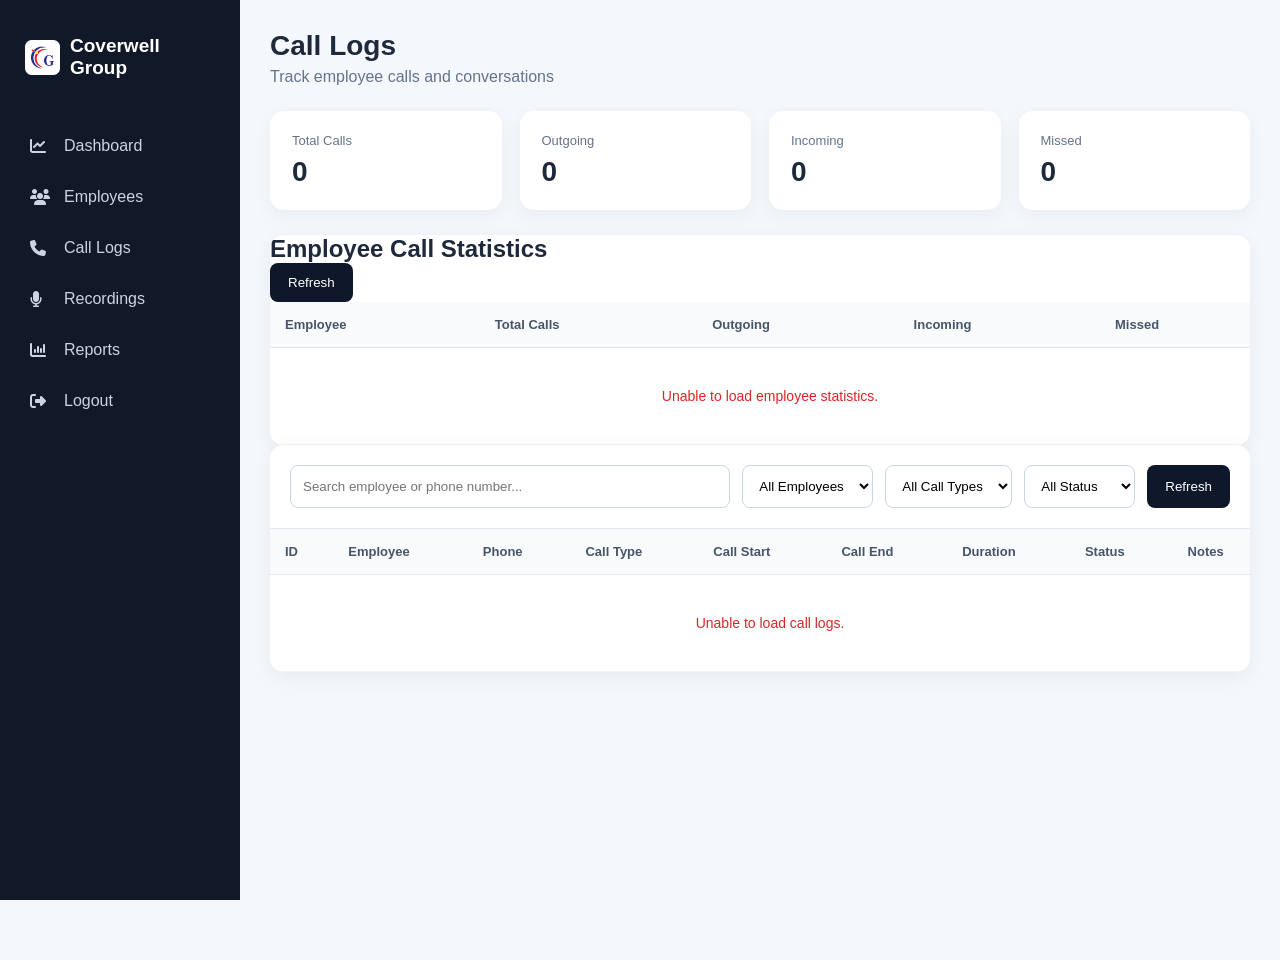
<file: call-logs.html>
<!DOCTYPE html>
<html lang="en">

<head>
    <meta charset="UTF-8">
    <meta name="viewport" content="width=device-width, initial-scale=1.0">

    <title>Coverwell CRM - Call Logs</title>

    <link rel="stylesheet" href="css/sidebar.css">
    <link rel="stylesheet" href="https://cdnjs.cloudflare.com/ajax/libs/font-awesome/6.5.2/css/all.min.css">


    <style>
        * {
            margin: 0;
            padding: 0;
            box-sizing: border-box;
            font-family: Ari
            
            al, sans-serif;
        }

/* MAIN */

        .main {
            margin-left: 240px;
            min-height: 100vh;
        } 

        body {
            background: #f4f7fb;
            min-height: 100vh;
            padding: 30px;
        }

        .container {
            max-width: 1400px;
            margin: auto;
        }

        /* Header */

        .header {
            display: flex;
            justify-content: space-between;
            align-items: center;
            margin-bottom: 25px;
        }

        .title h1 {
            color: #1e293b;
            font-size: 28px;
        }

        .title p {
            color: #64748b;
            margin-top: 6px;
        }

        .back-button {
            background: #2563eb;
            color: white;
            text-decoration: none;
            padding: 11px 18px;
            border-radius: 8px;
            font-size: 14px;
        }

        .back-button:hover {
            background: #1d4ed8;
        }

        /* Statistics */

        .stats {
            display: grid;
            grid-template-columns: repeat(4, 1fr);
            gap: 18px;
            margin-bottom: 25px;
        }

        .stat-card {
            background: white;
            padding: 22px;
            border-radius: 14px;
            box-shadow: 0 5px 20px rgba(0, 0, 0, 0.05);
        }

        .stat-card p {
            color: #64748b;
            font-size: 13px;
            margin-bottom: 8px;
        }

        .stat-card h2 {
            color: #1e293b;
            font-size: 28px;
        }

        /* Main card */

        .card {
            background: white;
            border-radius: 14px;
            box-shadow: 0 5px 20px rgba(0, 0, 0, 0.06);
            overflow: hidden;
        }

        /* Toolbar */

        .toolbar {
            padding: 20px;
            display: flex;
            gap: 12px;
            flex-wrap: wrap;
            border-bottom: 1px solid #e2e8f0;
        }

        .search {
            flex: 1;
            min-width: 260px;
            padding: 12px;
            border: 1px solid #cbd5e1;
            border-radius: 8px;
            outline: none;
        }

        .filter {
            padding: 12px;
            border: 1px solid #cbd5e1;
            border-radius: 8px;
            background: white;
            outline: none;
        }

        .refresh {
            padding: 12px 18px;
            border: none;
            background: #0f172a;
            color: white;
            border-radius: 8px;
            cursor: pointer;
        }

        /* Table */

        .table-container {
            overflow-x: auto;
        }

        table {
            width: 100%;
            border-collapse: collapse;
            min-width: 1000px;
        }

        th {
            background: #f8fafc;
            padding: 15px;
            text-align: left;
            font-size: 13px;
            color: #475569;
            border-bottom: 1px solid #e2e8f0;
        }

        td {
            padding: 16px 15px;
            font-size: 14px;
            color: #334155;
            border-bottom: 1px solid #f1f5f9;
        }

        tr:hover {
            background: #f8fafc;
        }

        .employee-name {
            font-weight: bold;
            color: #1e293b;
        }

        .type {
            font-size: 12px;
            font-weight: bold;
            padding: 5px 9px;
            border-radius: 20px;
        }

        .outgoing {
            background: #dbeafe;
            color: #1d4ed8;
        }

        .incoming {
            background: #dcfce7;
            color: #15803d;
        }

        .completed {
            background: #dcfce7;
            color: #15803d;
        }

        .missed {
            background: #fee2e2;
            color: #b91c1c;
        }

        .pending {
            background: #fef3c7;
            color: #92400e;
        }

        .loading,
        .empty,
        .error {
            text-align: center;
            padding: 40px;
        }

        .loading,
        .empty {
            color: #64748b;
        }

        .error {
            color: #dc2626;
        }

        /* Mobile */

        @media (max-width: 900px) {

            body {
                padding: 15px;
            }

            .stats {
                grid-template-columns: repeat(2, 1fr);
            }

            .header {
                align-items: flex-start;
                gap: 15px;
            }
        }

        @media (max-width: 500px) {

            .stats {
                grid-template-columns: 1fr;
            }
        }
    </style>
</head>


<body>

        <!-- SIDEBAR -->
<div id="sidebar-container"></div>

<main class="main">

    <div class="container">

        <!-- Header -->

        <div class="header">

            <div class="title">

                <h1>Call Logs</h1>

                <p>
                    Track employee calls and conversations
                </p>

            </div>

        </div>


        <!-- Statistics -->

        <div class="stats">

            <div class="stat-card">

                <p>Total Calls</p>

                <h2 id="totalCalls">
                    0
                </h2>

            </div>


            <div class="stat-card">

                <p>Outgoing</p>

                <h2 id="outgoingCalls">
                    0
                </h2>

            </div>


            <div class="stat-card">

                <p>Incoming</p>

                <h2 id="incomingCalls">
                    0
                </h2>

            </div>


            <div class="stat-card">

                <p>Missed</p>

                <h2 id="missedCalls">
                    0
                </h2>

            </div>

        </div>

        <div class="card employee-stats-card">

            <div class="employee-stats-header">
                <h2>Employee Call Statistics</h2>

                <button class="refresh" onclick="loadEmployeeStats()">
                    Refresh
                </button>
            </div>

            <div class="table-container">

                <table>

                    <thead>
                        <tr>
                            <th>Employee</th>
                            <th>Total Calls</th>
                            <th>Outgoing</th>
                            <th>Incoming</th>
                            <th>Missed</th>
                        </tr>
                    </thead>

                    <tbody id="employeeStatsTable">

                        <tr>
                            <td colspan="5" class="loading">
                                Loading employee statistics...
                            </td>
                        </tr>

                    </tbody>

                </table>

            </div>

        </div>



        <!-- Main Card -->

        <div class="card">

            <!-- Toolbar -->

            <div class="toolbar">

                <input type="text" id="search" class="search" placeholder="Search employee or phone number...">
                <select id="employeeFilter" class="filter">

                    <option value="">
                        All Employees
                    </option>

                </select>

                <select id="typeFilter" class="filter">

                    <option value="">
                        All Call Types
                    </option>

                    <option value="OUTGOING">
                        Outgoing
                    </option>

                    <option value="INCOMING">
                        Incoming
                    </option>

                    <option value="MISSED">
                        Missed
                    </option>

                </select>


                <select id="statusFilter" class="filter">

                    <option value="">
                        All Status
                    </option>

                    <option value="COMPLETED">
                        Completed
                    </option>

                    <option value="MISSED">
                        Missed
                    </option>

                    <option value="PENDING">
                        Pending
                    </option>

                </select>


                <button class="refresh" onclick="loadCallLogs()">

                    Refresh

                </button>

            </div>


            <!-- Table -->

            <div class="table-container">

                <table>

                    <thead>

                        <tr>

                            <th>ID</th>

                            <th>Employee</th>

                            <th>Phone</th>

                            <th>Call Type</th>

                            <th>Call Start</th>

                            <th>Call End</th>

                            <th>Duration</th>

                            <th>Status</th>

                            <th>Notes</th>

                        </tr>

                    </thead>


                    <tbody id="callLogsTable">

                        <tr>

                            <td colspan="9" class="loading">

                                Loading call logs...

                            </td>

                        </tr>

                    </tbody>

                </table>

            </div>

        </div>

    </div>
    </main>


    <script>

        const API_URL =
            "http://localhost:8080";

        let callLogs = [];


        function loadEmployeeFilter() {

            const employeeFilter =
                document.getElementById("employeeFilter");

            const employees = [];

            callLogs.forEach(call => {

                if (call.employee) {

                    const exists =
                        employees.some(
                            employee =>
                                employee.id === call.employee.id
                        );

                    if (!exists) {
                        employees.push(call.employee);
                    }
                }

            });

            employeeFilter.innerHTML = `
        <option value="">All Employees</option>
    `;

            employees.forEach(employee => {

                const option =
                    document.createElement("option");

                option.value = employee.id;

                option.textContent =
                    employee.name;

                employeeFilter.appendChild(option);

            });
        }

        // Load call logs

        async function loadCallLogs() {

            const table = document.getElementById("callLogsTable");

            table.innerHTML = `
        <tr>
            <td colspan="9" class="loading">
                Loading call logs...
            </td>
        </tr>
    `;

            try {

                const response = await fetch(
                    "http://localhost:8080/api/call-logs"
                );

                if (!response.ok) {
                    throw new Error("Failed to load call logs");
                }

                callLogs = await response.json();

                updateStatistics();

                displayCallLogs(callLogs);

            } catch (error) {

                console.error(error);

                table.innerHTML = `
            <tr>
                <td colspan="9" class="error">
                    Unable to load call logs.
                </td>
            </tr>
        `;
            }
        }
        // Statistics

        async function updateStatistics() {

            try {

                const response = await fetch(
                    "http://localhost:8080/api/dashboard/stats"
                );

                if (!response.ok) {
                    throw new Error("Failed to load dashboard statistics");
                }

                const stats = await response.json();

                document.getElementById("totalCalls").textContent =
                    stats.totalCalls;

                document.getElementById("outgoingCalls").textContent =
                    stats.totalOutgoingCalls;

                document.getElementById("incomingCalls").textContent =
                    stats.totalIncomingCalls;

                document.getElementById("missedCalls").textContent =
                    stats.missedCalls;

            } catch (error) {

                console.error("Statistics error:", error);

            }
        }
        async function loadEmployees() {

            const employeeFilter =
                document.getElementById("employeeFilter");

            try {

                const response = await fetch(
                    `${API_URL}/api/employees`
                );

                if (!response.ok) {
                    throw new Error("Failed to load employees");
                }

                const employees = await response.json();

                employeeFilter.innerHTML = `
            <option value="">
                All Employees
            </option>
        `;

                employees.forEach(employee => {

                    const option =
                        document.createElement("option");

                    option.value = employee.id;

                    option.textContent = employee.name;

                    employeeFilter.appendChild(option);

                });

            } catch (error) {

                console.error(
                    "Employee loading error:",
                    error
                );

            }
        }

        // Format duration

        function formatDuration(seconds) {

            if (!seconds) {
                return "00:00";
            }


            const minutes =
                Math.floor(
                    seconds / 60
                );

            const remainingSeconds =
                seconds % 60;


            return (
                String(minutes)
                    .padStart(2, "0")
                +
                ":"
                +
                String(remainingSeconds)
                    .padStart(2, "0")
            );

        }


        // Format date

        function formatDate(dateString) {

            if (!dateString) {
                return "-";
            }


            const date =
                new Date(dateString);


            return date.toLocaleString(
                "en-IN",
                {
                    day: "2-digit",
                    month: "short",
                    year: "numeric",
                    hour: "2-digit",
                    minute: "2-digit"
                }
            );

        }


        // Display calls

        function displayCallLogs(data) {

            const table =
                document.getElementById(
                    "callLogsTable"
                );


            if (!data || data.length === 0) {

                table.innerHTML = `
            <tr>
                <td colspan="9"
                    class="empty">
                    No call logs found.
                </td>
            </tr>
        `;

                return;
            }


            table.innerHTML = "";


            data.forEach(call => {

                const row =
                    document.createElement("tr");


                const employeeName =
                    call.employee
                        ? call.employee.name
                        : "Unknown";


                let typeClass = "";

                if (call.callType === "OUTGOING") {
                    typeClass = "outgoing";
                } else if (call.callType === "INCOMING") {
                    typeClass = "incoming";
                } else if (call.callType === "MISSED") {
                    typeClass = "missed";
                }


                let statusClass =
                    call.status
                        ? call.status.toLowerCase()
                        : "";


                row.innerHTML = `

            <td>
                ${call.id}
            </td>

            <td class="employee-name">
                ${employeeName}
            </td>

            <td>
                ${call.phoneNumber || "-"}
            </td>

            <td>

                <span class="type ${typeClass}">
                    ${call.callType || "-"}
                </span>

            </td>

            <td>
                ${formatDate(
                    call.callStart
                )}
            </td>

            <td>
                ${formatDate(
                    call.callEnd
                )}
            </td>

            <td>
                ${formatDuration(
                    call.durationSeconds
                )}
            </td>

            <td>

                <span class="type ${statusClass}">
                    ${call.status || "-"}
                </span>

            </td>

            <td>
                ${call.notes || "-"}
            </td>

        `;


                table.appendChild(row);

            });

        }

        async function loadEmployeeStats() {

            const table =
                document.getElementById("employeeStatsTable");

            table.innerHTML = `
        <tr>
            <td colspan="5" class="loading">
                Loading employee statistics...
            </td>
        </tr>
    `;

            try {

                const response = await fetch(
                    `${API_URL}/api/call-logs/stats/employees`
                );

                if (!response.ok) {
                    throw new Error(
                        "Failed to load employee statistics"
                    );
                }

                const stats = await response.json();

                if (!stats || stats.length === 0) {

                    table.innerHTML = `
                <tr>
                    <td colspan="5" class="empty">
                        No employee statistics found.
                    </td>
                </tr>
            `;

                    return;
                }

                table.innerHTML = "";

                stats.forEach(employee => {

                    const row =
                        document.createElement("tr");

                    row.innerHTML = `

                <td class="employee-name">
                    ${employee.employeeName}
                </td>

                <td>
                    ${employee.totalCalls}
                </td>

                <td>
                    ${employee.outgoingCalls}
                </td>

                <td>
                    ${employee.incomingCalls}
                </td>

                <td>
                    <span class="type missed">
                        ${employee.missedCalls}
                    </span>
                </td>

            `;

                    table.appendChild(row);

                });

            } catch (error) {

                console.error(
                    "Employee statistics error:",
                    error
                );

                table.innerHTML = `
            <tr>
                <td colspan="5" class="error">
                    Unable to load employee statistics.
                </td>
            </tr>
        `;
            }
        }
        // Search + filters

        function applyFilters() {

            const search =
                document.getElementById(
                    "search"
                ).value
                    .toLowerCase()
                    .trim();

            const employeeId =
                document.getElementById(
                    "employeeFilter"
                ).value;

            const type =
                document.getElementById(
                    "typeFilter"
                ).value;


            const status =
                document.getElementById(
                    "statusFilter"
                ).value;


            const filtered =
                callLogs.filter(call => {


                    const matchesEmployee =
                        employeeId === "" ||
                        (
                            call.employee &&
                            String(call.employee.id) === employeeId
                        );

                    const employeeName =
                        call.employee
                            ? call.employee.name
                                .toLowerCase()
                            : "";


                    const phone =
                        String(
                            call.phoneNumber || ""
                        );


                    const matchesSearch =
                        employeeName.includes(search)
                        ||
                        phone.includes(search);


                    const matchesType =
                        type === ""
                        ||
                        call.callType === type;


                    const matchesStatus =
                        status === ""
                        ||
                        call.status === status;


                    return (
                        matchesSearch &&
                        matchesEmployee &&
                        matchesType &&
                        matchesStatus
                    );

                });


            displayCallLogs(
                filtered
            );

        }


        document
            .getElementById("search")
            .addEventListener(
                "input",
                applyFilters
            );

        document
            .getElementById("employeeFilter")
            .addEventListener(
                "change",
                applyFilters
            );

        document
            .getElementById("typeFilter")
            .addEventListener(
                "change",
                applyFilters
            );


        document
            .getElementById("statusFilter")
            .addEventListener(
                "change",
                applyFilters
            );


        // Start
        // callLogs = await response.json();

        loadEmployeeFilter();

        updateStatistics(callLogs);

        displayCallLogs(callLogs);
        loadCallLogs();
        loadEmployees();
        loadEmployeeStats();
    </script>


    <script src="js/sidebar.js"></script>


</body>

</html>
</file>
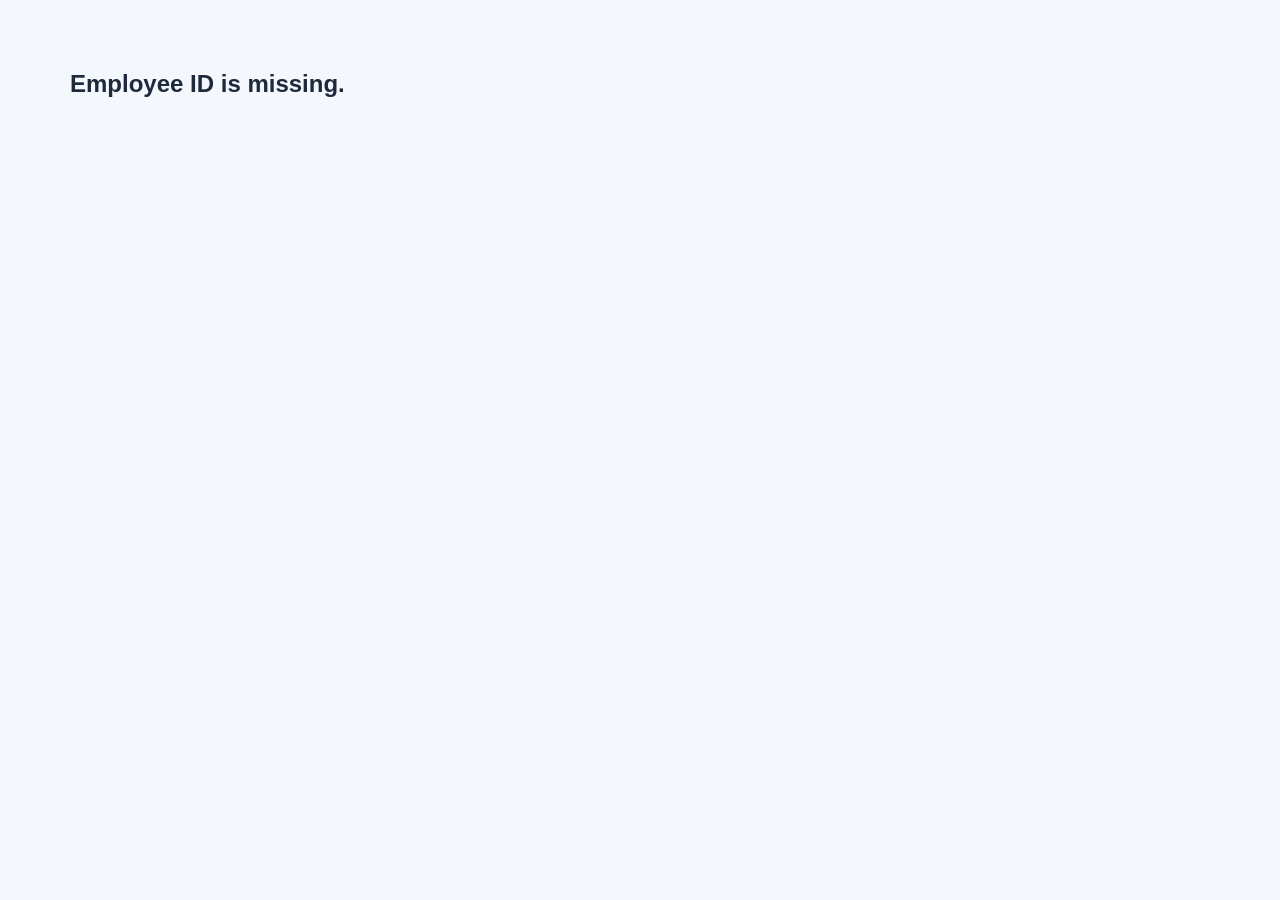
<file: employee-details.html>
<!DOCTYPE html>
<html lang="en">

<head>
    <meta charset="UTF-8">
    <meta name="viewport" content="width=device-width, initial-scale=1.0">

    <title>Coverwell CRM - Employee Performance</title>

    <link rel="stylesheet" href="css/sidebar.css">
    <link rel="stylesheet" href="https://cdnjs.cloudflare.com/ajax/libs/font-awesome/6.5.2/css/all.min.css">

    <style>
        * {
            margin: 0;
            padding: 0;
            box-sizing: border-box;
            font-family: Arial, sans-serif;
        }

        /* MAIN */

        .main {
            margin-left: 240px;
            min-height: 100vh;
        } 

        body {
            background: #f4f7fb;
            min-height: 100vh;
            padding: 30px;
        }

        .container {
            max-width: 1400px;
            margin: auto;
        }

        .header {
            display: flex;
            justify-content: space-between;
            align-items: center;
            margin-bottom: 25px;
        }

        .header h1 {
            color: #1e293b;
            font-size: 28px;
        }

        .header p {
            color: #64748b;
            margin-top: 6px;
        }

        .back-button {
            background: #0f172a;
            color: white;
            text-decoration: none;
            padding: 11px 18px;
            border-radius: 8px;
        }

        /* EMPLOYEE CARD */

        .employee-card {
            background: white;
            padding: 25px;
            border-radius: 14px;
            box-shadow: 0 5px 20px rgba(0, 0, 0, 0.05);
            margin-bottom: 25px;
        }

        .employee-info {
            display: grid;
            grid-template-columns: 80px 1fr;
            gap: 20px;
            align-items: center;
        }

        .avatar {
            width: 70px;
            height: 70px;
            border-radius: 50%;
            background: #2563eb;
            color: white;
            display: flex;
            justify-content: center;
            align-items: center;
            font-size: 25px;
            font-weight: bold;
        }

        .employee-info h2 {
            color: #1e293b;
            margin-bottom: 8px;
        }

        .details {
            display: flex;
            flex-wrap: wrap;
            gap: 18px;
            color: #64748b;
            font-size: 14px;
        }

        .badge {
            padding: 5px 10px;
            border-radius: 20px;
            font-size: 12px;
            font-weight: bold;
        }

        .active {
            background: #dcfce7;
            color: #15803d;
        }

        .inactive {
            background: #fee2e2;
            color: #b91c1c;
        }

        /* STATISTICS */

        .stats {
            display: grid;
            grid-template-columns: repeat(6, 1fr);
            gap: 15px;
            margin-bottom: 25px;
        }

        .stat-card {
            background: white;
            padding: 20px;
            border-radius: 12px;
            box-shadow: 0 5px 20px rgba(0, 0, 0, 0.05);
        }

        .stat-card p {
            color: #64748b;
            font-size: 12px;
            margin-bottom: 8px;
        }

        .stat-card h2 {
            color: #1e293b;
            font-size: 25px;
        }

        /* CALL HISTORY */

        .card {
            background: white;
            border-radius: 14px;
            overflow: hidden;
            box-shadow: 0 5px 20px rgba(0, 0, 0, 0.05);
        }

        .card-header {
            padding: 20px;
            border-bottom: 1px solid #e2e8f0;
        }

        .card-header h2 {
            color: #1e293b;
            font-size: 20px;
        }

        .table-container {
            overflow-x: auto;
        }

        table {
            width: 100%;
            border-collapse: collapse;
            min-width: 900px;
        }

        th {
            background: #f8fafc;
            text-align: left;
            padding: 14px;
            font-size: 13px;
            color: #475569;
        }

        td {
            padding: 15px;
            border-top: 1px solid #f1f5f9;
            font-size: 14px;
            color: #334155;
        }

        tr:hover {
            background: #f8fafc;
        }

        .type,
        .status {
            display: inline-block;
            padding: 5px 9px;
            border-radius: 20px;
            font-size: 11px;
            font-weight: bold;
        }

        .outgoing {
            background: #dbeafe;
            color: #1d4ed8;
        }

        .incoming {
            background: #dcfce7;
            color: #15803d;
        }

        .completed {
            background: #dcfce7;
            color: #15803d;
        }

        .missed {
            background: #fee2e2;
            color: #b91c1c;
        }

        .empty,
        .loading,
        .error {
            text-align: center;
            padding: 40px;
        }

        .empty,
        .loading {
            color: #64748b;
        }

        .error {
            color: #dc2626;
        }

        @media (max-width: 1100px) {

            .stats {
                grid-template-columns: repeat(3, 1fr);
            }
        }

        @media (max-width: 700px) {

            body {
                padding: 15px;
            }

            .header {
                flex-direction: column;
                align-items: flex-start;
                gap: 15px;
            }

            .stats {
                grid-template-columns: repeat(2, 1fr);
            }
        }
    </style>
</head>


<body>
<main class="main">
    <div id="sidebar-container"></div>

<div class="container">

    <!-- HEADER -->

    <div class="header">

        <div>

            <h1>
                Employee Performance
            </h1>

            <p>
                Employee call activity and history
            </p>

        </div>

        <a
            href="employees.html"
            class="back-button">

            ← Employees

        </a>

    </div>


    <!-- EMPLOYEE INFORMATION -->

    <div class="employee-card">

        <div class="employee-info">

            <div
                class="avatar"
                id="avatar">

                --

            </div>


            <div>

                <h2 id="employeeName">
                    Loading...
                </h2>


                <div class="details">

                    <span id="employeeEmail">
                        --
                    </span>

                    <span id="employeePhone">
                        --
                    </span>

                    <span id="employeeRole">
                        --
                    </span>

                    <span
                        class="badge"
                        id="employeeStatus">

                        --

                    </span>

                </div>

            </div>

        </div>

    </div>


    <!-- STATISTICS -->

    <div class="stats">

        <div class="stat-card">

            <p>Total Calls</p>

            <h2 id="totalCalls">
                0
            </h2>

        </div>


        <div class="stat-card">

            <p>Outgoing</p>

            <h2 id="outgoingCalls">
                0
            </h2>

        </div>


        <div class="stat-card">

            <p>Incoming</p>

            <h2 id="incomingCalls">
                0
            </h2>

        </div>


        <div class="stat-card">

            <p>Completed</p>

            <h2 id="completedCalls">
                0
            </h2>

        </div>


        <div class="stat-card">

            <p>Missed</p>

            <h2 id="missedCalls">
                0
            </h2>

        </div>


        <div class="stat-card">

            <p>Total Talk Time</p>

            <h2 id="talkTime">
                00:00:00
            </h2>

        </div>

    </div>


    <!-- CALL HISTORY -->

    <div class="card">

        <div class="card-header">

            <h2>
                Call History
            </h2>

        </div>


        <div class="table-container">

            <table>

                <thead>

                <tr>

                    <th>ID</th>

                    <th>Phone Number</th>

                    <th>Type</th>

                    <th>Start</th>

                    <th>End</th>

                    <th>Duration</th>

                    <th>Status</th>

                    <th>Notes</th>

                </tr>

                </thead>


                <tbody id="callTable">

                <tr>

                    <td
                        colspan="8"
                        class="loading">

                        Loading call history...

                    </td>

                </tr>

                </tbody>

            </table>

        </div>

    </div>

</div>
</main>


<script>

const API_URL =
    "http://localhost:8080";


/*
    Get employee ID from URL

    Example:

    employee-details.html?id=5
*/

const params =
    new URLSearchParams(
        window.location.search
    );


const employeeId =
    params.get("id");


if (!employeeId) {

    document.body.innerHTML = `
        <h2 style="padding:40px">
            Employee ID is missing.
        </h2>
    `;

}


// Load employee

async function loadEmployee() {

    try {

        const response =
            await fetch(
                `${API_URL}/api/employees/${employeeId}`
            );


        if (!response.ok) {

            throw new Error(
                "Employee not found"
            );

        }


        const employee =
            await response.json();


        document.getElementById(
            "employeeName"
        ).textContent =
            employee.name;


        document.getElementById(
            "employeeEmail"
        ).textContent =
            employee.email;


        document.getElementById(
            "employeePhone"
        ).textContent =
            employee.phone;


        document.getElementById(
            "employeeRole"
        ).textContent =
            employee.role;


        const status =
            document.getElementById(
                "employeeStatus"
            );


        status.textContent =
            employee.status;


        status.className =
            "badge " +
            (
                employee.status === "ACTIVE"
                    ? "active"
                    : "inactive"
            );


        document.getElementById(
            "avatar"
        ).textContent =
            employee.name
                .charAt(0)
                .toUpperCase();


    } catch (error) {

        console.error(error);

        document.getElementById(
            "employeeName"
        ).textContent =
            "Unable to load employee";

    }

}


// Load call history

async function loadCalls() {

    const table =
        document.getElementById(
            "callTable"
        );


    try {

        const response =
            await fetch(
                `${API_URL}/api/call-logs/employee/${employeeId}`
            );


        if (!response.ok) {

            throw new Error(
                "Unable to load calls"
            );

        }


        const calls =
            await response.json();


        updateStatistics(
            calls
        );


        displayCalls(
            calls
        );


    } catch (error) {

        console.error(error);


        table.innerHTML = `
            <tr>
                <td colspan="8"
                    class="error">
                    Unable to load call history.
                </td>
            </tr>
        `;

    }

}


// Statistics

function updateStatistics(calls) {

    document.getElementById(
        "totalCalls"
    ).textContent =
        calls.length;


    document.getElementById(
        "outgoingCalls"
    ).textContent =
        calls.filter(
            call =>
                call.callType === "OUTGOING"
        ).length;


    document.getElementById(
        "incomingCalls"
    ).textContent =
        calls.filter(
            call =>
                call.callType === "INCOMING"
        ).length;


    document.getElementById(
        "completedCalls"
    ).textContent =
        calls.filter(
            call =>
                call.status === "COMPLETED"
        ).length;


    document.getElementById(
        "missedCalls"
    ).textContent =
        calls.filter(
            call =>
                call.status === "MISSED"
        ).length;


    const totalSeconds =
        calls.reduce(
            (total, call) =>
                total +
                (call.durationSeconds || 0),
            0
        );


    document.getElementById(
        "talkTime"
    ).textContent =
        formatTalkTime(
            totalSeconds
        );

}


// Talk time

function formatTalkTime(seconds) {

    const hours =
        Math.floor(
            seconds / 3600
        );


    const minutes =
        Math.floor(
            (seconds % 3600) / 60
        );


    const remaining =
        seconds % 60;


    return (
        String(hours).padStart(2, "0")
        +
        ":"
        +
        String(minutes).padStart(2, "0")
        +
        ":"
        +
        String(remaining).padStart(2, "0")
    );

}


// Duration

function formatDuration(seconds) {

    if (!seconds) {
        return "00:00";
    }


    const minutes =
        Math.floor(
            seconds / 60
        );


    const remaining =
        seconds % 60;


    return (
        String(minutes).padStart(2, "0")
        +
        ":"
        +
        String(remaining).padStart(2, "0")
    );

}


// Date

function formatDate(dateString) {

    if (!dateString) {
        return "-";
    }


    return new Date(
        dateString
    ).toLocaleString(
        "en-IN",
        {
            day: "2-digit",
            month: "short",
            year: "numeric",
            hour: "2-digit",
            minute: "2-digit"
        }
    );

}


// Display calls

function displayCalls(calls) {

    const table =
        document.getElementById(
            "callTable"
        );


    if (!calls || calls.length === 0) {

        table.innerHTML = `
            <tr>
                <td colspan="8"
                    class="empty">
                    No calls found for this employee.
                </td>
            </tr>
        `;

        return;
    }


    table.innerHTML = "";


    calls.forEach(call => {

        const row =
            document.createElement("tr");


        const typeClass =
            call.callType === "OUTGOING"
                ? "outgoing"
                : "incoming";


        const statusClass =
            call.status
                ? call.status.toLowerCase()
                : "";


        row.innerHTML = `

            <td>
                ${call.id}
            </td>

            <td>
                ${call.phoneNumber || "-"}
            </td>

            <td>

                <span class="type ${typeClass}">
                    ${call.callType || "-"}
                </span>

            </td>

            <td>
                ${formatDate(
                    call.callStart
                )}
            </td>

            <td>
                ${formatDate(
                    call.callEnd
                )}
            </td>

            <td>
                ${formatDuration(
                    call.durationSeconds
                )}
            </td>

            <td>

                <span class="status ${statusClass}">
                    ${call.status || "-"}
                </span>

            </td>

            <td>
                ${call.notes || "-"}
            </td>

        `;


        table.appendChild(row);

    });

}


// Start

if (employeeId) {

    loadEmployee();

    loadCalls();

}

</script>
<script src="js/sidebar.js"></script>

</body>

</html>
</file>
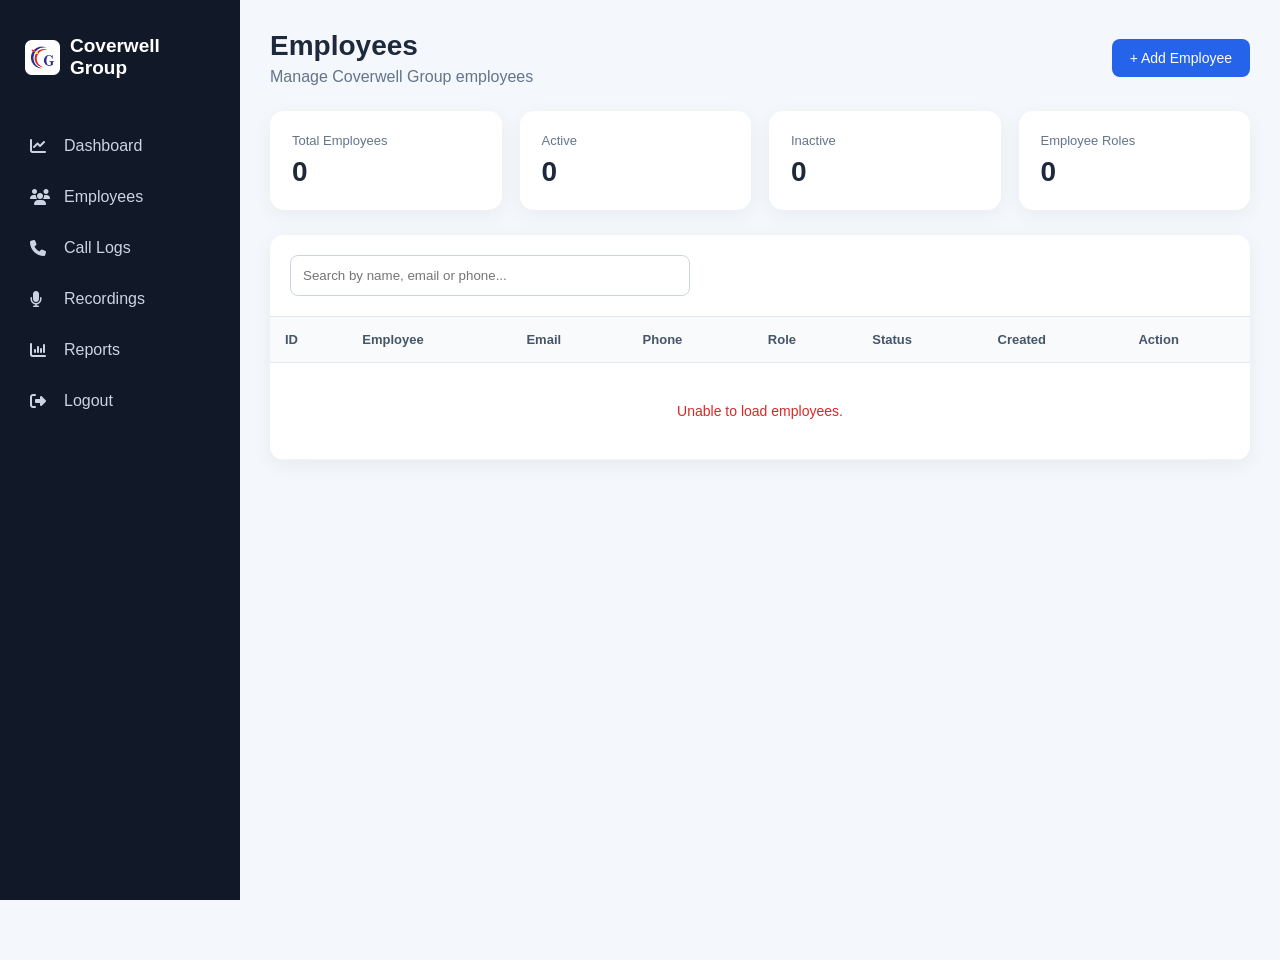
<file: employees.html>
<!DOCTYPE html>
<html lang="en">

<head>
    <meta charset="UTF-8">
    <meta name="viewport" content="width=device-width, initial-scale=1.0">

    <title>Coverwell CRM - Employees</title>
    <link rel="stylesheet" href="css/sidebar.css">
    <link rel="stylesheet" href="https://cdnjs.cloudflare.com/ajax/libs/font-awesome/6.5.2/css/all.min.css">

    <style>
        /* * {
            margin: 0;
            padding: 0;
            box-sizing: border-box;
            font-family: Arial, sans-serif;
        } */

        /* MAIN */

        .main {
            margin-left: 240px;
            min-height: 100vh;
        } 

        body {
            background: #f4f7fb;
            min-height: 100vh;
            padding: 30px;
        }

        .container {
            max-width: 1400px;
            margin: auto;
        }

        /* HEADER */

        .header {
            display: flex;
            justify-content: space-between;
            align-items: center;
            margin-bottom: 25px;
        }

        .title h1 {
            color: #1e293b;
            font-size: 28px;
        }

        .title p {
            color: #64748b;
            margin-top: 6px;
        }

        .header-buttons {
            display: flex;
            gap: 10px;
        }

        .back-button,
        .add-button {
            border: none;
            color: white;
            padding: 11px 18px;
            border-radius: 8px;
            font-size: 14px;
            cursor: pointer;
            text-decoration: none;
        }

        .back-button {
            background: #0f172a;
        }

        .add-button {
            background: #2563eb;
        }

        .add-button:hover {
            background: #1d4ed8;
        }

        /* STATISTICS */

        .stats {
            display: grid;
            grid-template-columns: repeat(4, 1fr);
            gap: 18px;
            margin-bottom: 25px;
        }

        .stat-card {
            background: white;
            padding: 22px;
            border-radius: 14px;
            box-shadow: 0 5px 20px rgba(0, 0, 0, 0.05);
        }

        .stat-card p {
            color: #64748b;
            font-size: 13px;
            margin-bottom: 8px;
        }

        .stat-card h2 {
            color: #1e293b;
            font-size: 28px;
        }

        /* CARD */

        .card {
            background: white;
            border-radius: 14px;
            box-shadow: 0 5px 20px rgba(0, 0, 0, 0.06);
            overflow: hidden;
        }

        /* TOOLBAR */

        .toolbar {
            padding: 20px;
            border-bottom: 1px solid #e2e8f0;
        }

        .search {
            width: 100%;
            max-width: 400px;
            padding: 12px;
            border: 1px solid #cbd5e1;
            border-radius: 8px;
            outline: none;
        }

        .search:focus {
            border-color: #2563eb;
        }

        /* TABLE */

        .table-container {
            overflow-x: auto;
        }

        table {
            width: 100%;
            border-collapse: collapse;
            min-width: 900px;
        }

        th {
            background: #f8fafc;
            padding: 15px;
            text-align: left;
            font-size: 13px;
            color: #475569;
            border-bottom: 1px solid #e2e8f0;
        }

        td {
            padding: 16px 15px;
            font-size: 14px;
            color: #334155;
            border-bottom: 1px solid #f1f5f9;
        }

        tr:hover {
            background: #f8fafc;
        }

        .employee-name {
            font-weight: bold;
            color: #1e293b;
        }

        .badge {
            display: inline-block;
            padding: 5px 10px;
            border-radius: 20px;
            font-size: 12px;
            font-weight: bold;
        }

        .active {
            background: #dcfce7;
            color: #15803d;
        }

        .inactive {
            background: #fee2e2;
            color: #b91c1c;
        }

        .role {
            background: #dbeafe;
            color: #1d4ed8;
        }

        .loading,
        .empty,
        .error {
            text-align: center;
            padding: 40px;
        }

        .loading,
        .empty {
            color: #64748b;
        }

        .error {
            color: #dc2626;
        }

        /* MODAL */

        .modal {
            display: none;
            position: fixed;
            inset: 0;
            background: rgba(15, 23, 42, 0.55);
            justify-content: center;
            align-items: center;
            padding: 20px;
        }

        .modal-box {
            background: white;
            width: 100%;
            max-width: 500px;
            border-radius: 14px;
            padding: 30px;
        }

        .modal-box h2 {
            color: #1e293b;
            margin-bottom: 20px;
        }

        .form-group {
            margin-bottom: 16px;
        }

        .form-group label {
            display: block;
            font-size: 13px;
            font-weight: bold;
            color: #334155;
            margin-bottom: 7px;
        }

        .form-group input,
        .form-group select {
            width: 100%;
            padding: 12px;
            border: 1px solid #cbd5e1;
            border-radius: 8px;
            outline: none;
        }

        .modal-buttons {
            display: flex;
            justify-content: flex-end;
            gap: 10px;
            margin-top: 20px;
        }

        .cancel-button,
        .save-button {
            padding: 11px 18px;
            border: none;
            border-radius: 8px;
            cursor: pointer;
        }

        .cancel-button {
            background: #e2e8f0;
            color: #334155;
        }

        .save-button {
            background: #2563eb;
            color: white;
        }

        .message {
            margin-top: 12px;
            text-align: center;
            font-size: 13px;
        }

        /* MOBILE */

        @media (max-width: 900px) {

            body {
                padding: 15px;
            }

            .stats {
                grid-template-columns: repeat(2, 1fr);
            }
        }

        @media (max-width: 600px) {

            .header {
                flex-direction: column;
                align-items: flex-start;
                gap: 15px;
            }

            .stats {
                grid-template-columns: 1fr;
            }
        }
    </style>
</head>


<body>

    <div id="sidebar-container"></div>
<main class="main">

    <div class="container">

        <!-- HEADER -->

        <div class="header">

            <div class="title">

                <h1>Employees</h1>

                <p>
                    Manage Coverwell Group employees
                </p>

            </div>


            <div class="header-buttons">

                <button class="add-button" onclick="openModal()">

                    + Add Employee

                </button>

            </div>

        </div>


        <!-- STATISTICS -->

        <div class="stats">

            <div class="stat-card">

                <p>Total Employees</p>

                <h2 id="totalEmployees">
                    0
                </h2>

            </div>


            <div class="stat-card">

                <p>Active</p>

                <h2 id="activeEmployees">
                    0
                </h2>

            </div>


            <div class="stat-card">

                <p>Inactive</p>

                <h2 id="inactiveEmployees">
                    0
                </h2>

            </div>


            <div class="stat-card">

                <p>Employee Roles</p>

                <h2 id="employeeRoles">
                    0
                </h2>

            </div>

        </div>


        <!-- EMPLOYEE TABLE -->

        <div class="card">

            <div class="toolbar">

                <input type="text" id="search" class="search" placeholder="Search by name, email or phone...">

            </div>


            <div class="table-container">

                <table>

                    <thead>

                        <tr>

                            <th>ID</th>

                            <th>Employee</th>

                            <th>Email</th>

                            <th>Phone</th>

                            <th>Role</th>

                            <th>Status</th>

                            <th>Created</th>
                            <th>Action</th>

                        </tr>

                    </thead>


                    <tbody id="employeeTable">

                        <tr>

                            <td colspan="8" class="loading">

                                Loading employees...

                            </td>

                        </tr>

                    </tbody>

                </table>

            </div>

        </div>

    </div>


    <!-- ADD EMPLOYEE MODAL -->

    <div class="modal" id="employeeModal">

        <div class="modal-box">

            <h2>
                Add Employee
            </h2>


            <form id="employeeForm">

                <div class="form-group">

                    <label>
                        Name
                    </label>

                    <input type="text" id="employeeName" required placeholder="Enter employee name">

                </div>


                <div class="form-group">

                    <label>
                        Email
                    </label>

                    <input type="email" id="employeeEmail" required placeholder="Enter email">

                </div>


                <div class="form-group">

                    <label>
                        Phone
                    </label>

                    <input type="text" id="employeePhone" required placeholder="Enter phone number">

                </div>


                <div class="form-group">

                    <label>
                        Role
                    </label>

                    <select id="employeeRole">

                        <option value="EMPLOYEE">
                            EMPLOYEE
                        </option>

                        <option value="ADMIN">
                            ADMIN
                        </option>

                    </select>

                </div>


                <div class="form-group">

                    <label>
                        Status
                    </label>

                    <select id="employeeStatus">

                        <option value="ACTIVE">
                            ACTIVE
                        </option>

                        <option value="INACTIVE">
                            INACTIVE
                        </option>

                    </select>

                </div>


                <div class="message" id="formMessage">
                </div>


                <div class="modal-buttons">

                    <button type="button" class="cancel-button" onclick="closeModal()">

                        Cancel

                    </button>


                    <button type="submit" class="save-button">

                        Save Employee

                    </button>

                </div>

            </form>

        </div>

    </div>
</main>

    <script>

        const API_URL =
            "http://localhost:8080";

        let employees = [];


        // LOAD EMPLOYEES

        async function loadEmployees() {

            const table =
                document.getElementById(
                    "employeeTable"
                );


            table.innerHTML = `
        <tr>
            <td colspan="8"
                class="loading">
                Loading employees...
            </td>
        </tr>
    `;


            try {

                const response =
                    await fetch(
                        `${API_URL}/api/employees`
                    );


                if (!response.ok) {

                    throw new Error(
                        "Unable to load employees"
                    );

                }


                employees =
                    await response.json();


                updateStatistics(
                    employees
                );


                displayEmployees(
                    employees
                );


            } catch (error) {

                console.error(error);


                table.innerHTML = `
            <tr>
                <td colspan="8"
                    class="error">
                    Unable to load employees.
                </td>
            </tr>
        `;

            }

        }


        // STATISTICS

        function updateStatistics(data) {

            document.getElementById(
                "totalEmployees"
            ).textContent =
                data.length;


            document.getElementById(
                "activeEmployees"
            ).textContent =
                data.filter(
                    employee =>
                        employee.status === "ACTIVE"
                ).length;


            document.getElementById(
                "inactiveEmployees"
            ).textContent =
                data.filter(
                    employee =>
                        employee.status === "INACTIVE"
                ).length;


            const roles =
                new Set(
                    data.map(
                        employee =>
                            employee.role
                    )
                );


            document.getElementById(
                "employeeRoles"
            ).textContent =
                roles.size;

        }


        // DISPLAY EMPLOYEES

        function displayEmployees(data) {

            const table =
                document.getElementById(
                    "employeeTable"
                );


            if (!data || data.length === 0) {

                table.innerHTML = `
            <tr>
                <td colspan="8"
                    class="empty">
                    No employees found.
                </td>
            </tr>
        `;

                return;

            }


            table.innerHTML = "";


            data.forEach(employee => {

                const row =
                    document.createElement("tr");


                const statusClass =
                    employee.status === "ACTIVE"
                        ? "active"
                        : "inactive";


                row.innerHTML = `
    <td>
        ${employee.id}
    </td>

    <td class="employee-name">
        ${employee.name}
    </td>

    <td>
        ${employee.email}
    </td>

    <td>
        ${employee.phone}
    </td>

    <td>
        <span class="badge role">
            ${employee.role}
        </span>
    </td>

    <td>
        <span class="badge ${statusClass}">
            ${employee.status}
        </span>
    </td>

    <td>
        ${formatDate(employee.createdAt)}
    </td>

    <td>
        <a
            href="employee-details.html?id=${employee.id}"
            style="
                color:#2563eb;
                text-decoration:none;
                font-weight:bold;
            "
        >
            View
        </a>
    </td>
`;

                table.appendChild(row);

            });

        }


        // FORMAT DATE

        function formatDate(dateString) {

            if (!dateString) {
                return "-";
            }


            return new Date(
                dateString
            ).toLocaleDateString(
                "en-IN",
                {
                    day: "2-digit",
                    month: "short",
                    year: "numeric"
                }
            );

        }


        // SEARCH

        document
            .getElementById("search")
            .addEventListener(
                "input",
                function () {

                    const search =
                        this.value
                            .toLowerCase()
                            .trim();


                    const filtered =
                        employees.filter(
                            employee =>

                                employee.name
                                    .toLowerCase()
                                    .includes(search)

                                ||

                                employee.email
                                    .toLowerCase()
                                    .includes(search)

                                ||

                                String(
                                    employee.phone
                                ).includes(search)
                        );


                    displayEmployees(
                        filtered
                    );

                }
            );


        // MODAL

        function openModal() {

            document.getElementById(
                "employeeModal"
            ).style.display =
                "flex";

        }


        function closeModal() {

            document.getElementById(
                "employeeModal"
            ).style.display =
                "none";


            document.getElementById(
                "employeeForm"
            ).reset();


            document.getElementById(
                "formMessage"
            ).textContent = "";

        }


        // ADD EMPLOYEE

        document
            .getElementById("employeeForm")
            .addEventListener(
                "submit",
                async function (event) {

                    event.preventDefault();


                    const employee = {

                        name:
                            document.getElementById(
                                "employeeName"
                            ).value.trim(),

                        email:
                            document.getElementById(
                                "employeeEmail"
                            ).value.trim(),

                        phone:
                            document.getElementById(
                                "employeePhone"
                            ).value.trim(),

                        role:
                            document.getElementById(
                                "employeeRole"
                            ).value,

                        status:
                            document.getElementById(
                                "employeeStatus"
                            ).value

                    };


                    const formMessage =
                        document.getElementById(
                            "formMessage"
                        );


                    try {

                        const response =
                            await fetch(
                                `${API_URL}/api/employees`,
                                {
                                    method: "POST",

                                    headers: {
                                        "Content-Type":
                                            "application/json"
                                    },

                                    body:
                                        JSON.stringify(
                                            employee
                                        )
                                }
                            );


                        if (!response.ok) {

                            throw new Error(
                                "Failed to create employee"
                            );

                        }


                        formMessage.style.color =
                            "#16a34a";

                        formMessage.textContent =
                            "Employee created successfully.";


                        await loadEmployees();


                        setTimeout(
                            closeModal,
                            700
                        );


                    } catch (error) {

                        console.error(error);


                        formMessage.style.color =
                            "#dc2626";

                        formMessage.textContent =
                            "Unable to create employee.";

                    }

                }
            );


        // START

        loadEmployees();

    </script>
    <script src="js/sidebar.js"></script>

</body>

</html>
</file>
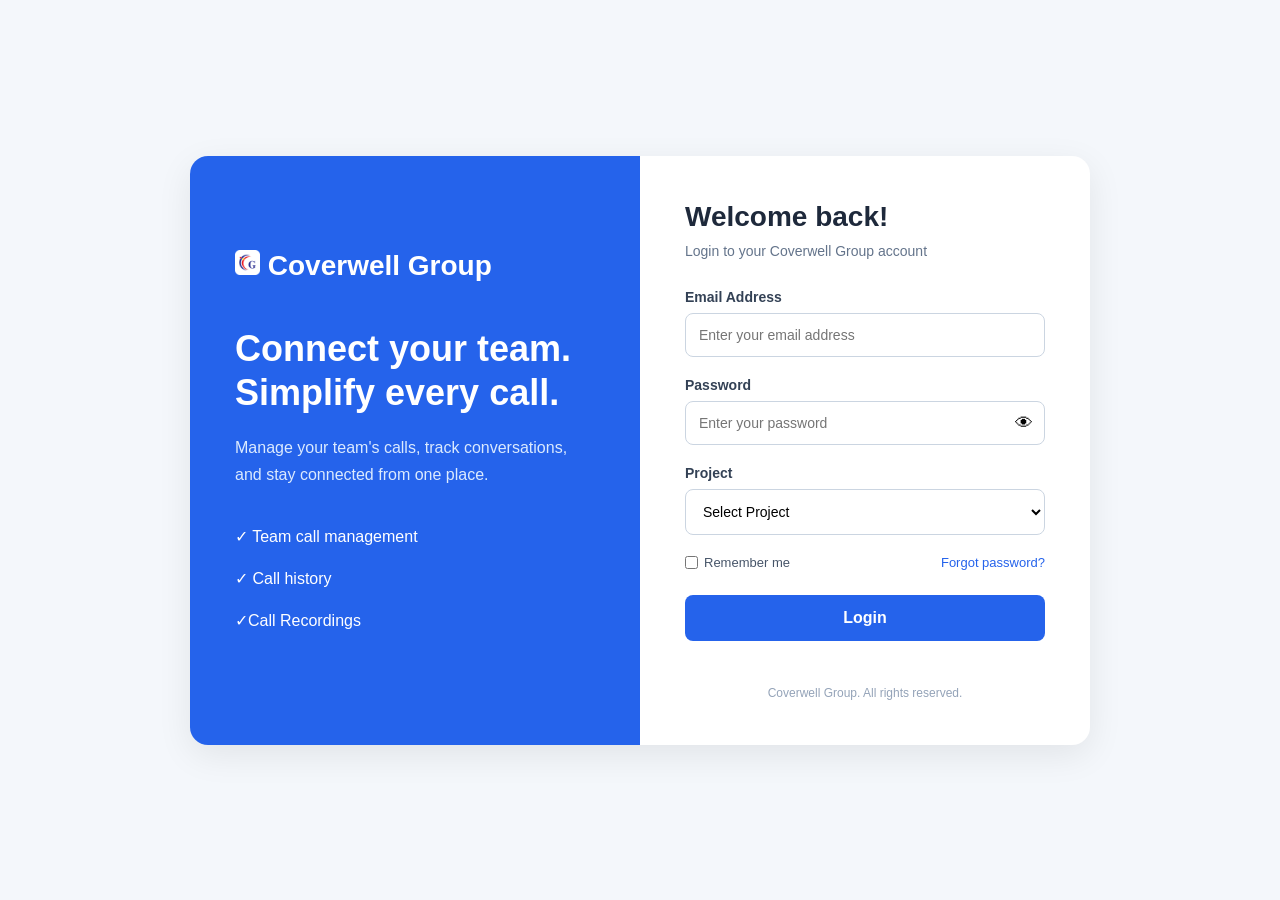
<file: Login.html>
<!DOCTYPE html>
<html lang="en">

<head>
    <meta charset="UTF-8">
    <meta name="viewport" content="width=device-width, initial-scale=1.0">

    <title>Coverwell Group - Login</title>

    <style>
        * {
            margin: 0;
            padding: 0;
            box-sizing: border-box;
            font-family: Arial, sans-serif;
        }

        body {
            min-height: 100vh;
            /* height: 100vh; */
            /* max-height: 70%; */
            background: #f4f7fb;
            display: flex;
            justify-content: center;
            align-items: center;
            padding: 20px;
            /* padding: auto; */
            /* overflow: hidden; */
        }

        .login-container {
            display: flex;
            width: 900px;
            max-width: 100%;
            min-height: 540px;
            background: white;
            border-radius: 18px;
            overflow: hidden;
            box-shadow: 0 10px 35px rgba(0, 0, 0, 0.08);
        }

        /* Left Section */
        .left-section {
            width: 50%;
            background: #2563eb;
            color: rgb(255, 255, 255);
            padding: 45px;
            display: flex;
            flex-direction: column;
            justify-content: center;
        }

        .logo {
            font-size: 28px;
            font-weight: bold;
            margin-bottom: 45px;

        }

        .left-section h1 {
            font-size: 36px;
            line-height: 1.2;
            margin-bottom: 20px;
        }

        .left-section p {
            font-size: 16px;
            line-height: 1.7;
            color: #dbeafe;
        }

        .features {
            margin-top: 35px;
        }

        .features p {
            margin-bottom: 15px;
            color: white;
        }

        /* Right Section */
        .right-section {
            width: 50%;
            padding: 45px;
            display: flex;
            flex-direction: column;
            justify-content: center;
        }

        .right-section h2 {
            font-size: 28px;
            color: #1e293b;
            margin-bottom: 10px;
        }

        .subtitle {
            color: #64748b;
            font-size: 14px;
            margin-bottom: 30px;
        }

        .form-group {
            margin-bottom: 20px;
        }

        .form-group label {
            display: block;
            margin-bottom: 8px;
            color: #334155;
            font-size: 14px;
            font-weight: bold;
        }

        .form-group input,
        .form-group select {
            width: 100%;
            padding: 13px;
            border: 1px solid #cbd5e1;
            border-radius: 8px;
            font-size: 14px;
            outline: none;
            background: white;
        }

        .form-group input:focus,
        .form-group select:focus {
            border-color: #2563eb;
        }

        .password-box {
            position: relative;
        }

        .password-box input {
            padding-right: 45px;
        }

        .toggle-password {
            position: absolute;
            right: 12px;
            top: 50%;
            transform: translateY(-50%);
            border: none;
            background: none;
            cursor: pointer;
            font-size: 18px;
        }

        .options {
            display: flex;
            justify-content: space-between;
            align-items: center;
            margin-bottom: 25px;
            font-size: 13px;
        }

        .remember {
            display: flex;
            align-items: center;
            gap: 6px;
            color: #475569;
        }

        .forgot-password {
            color: #2563eb;
            text-decoration: none;
        }

        .forgot-password:hover {
            text-decoration: underline;
        }

        .login-button {
            width: 100%;
            padding: 14px;
            border: none;
            border-radius: 8px;
            background: #2563eb;
            color: white;
            font-size: 16px;
            font-weight: bold;
            cursor: pointer;
            transition: background 0.3s;
        }

        .login-button:hover {
            background: #1d4ed8;
        }

        .message {
            margin-top: 15px;
            font-size: 14px;
            text-align: center;
        }

        .footer {
            text-align: center;
            margin-top: 30px;
            font-size: 12px;
            color: #94a3b8;
        }

        /* Mobile */
        @media (max-width: 700px) {

            .login-container {
                flex-direction: column;
                width: 100%;
            }

            .left-section,
            .right-section {
                width: 100%;
            }

            .left-section {
                padding: 30px;
                min-height: 250px;
            }

            .left-section h1 {
                font-size: 28px;
            }

            .logo {
                margin-bottom: 25px;
            }

            .features {
                margin-top: 20px;
            }

            .right-section {
                padding: 30px;
            }
        }
    </style>
</head>

<body>

    <div class="login-container">

        <!-- Left Section -->
        <div class="left-section">

            <div class="logo">
                <img src="logo.png" alt="Coverwell Group Logo" height="25" width="25">
                <span>Coverwell Group</span>
            </div>

            <h1>
                Connect your team.
                Simplify every call.
            </h1>

            <p>
                Manage your team's calls, track conversations,
                and stay connected from one place.
            </p>

            <div class="features">
                <p>✓ Team call management</p>
                <p>✓ Call history</p>
                <!-- <p>✓ Employee communication</p> -->
                 <p>✓Call Recordings</p>

            </div>

        </div>


        <!-- Login Section -->
        <div class="right-section">

            <h2>Welcome back!</h2>

            <p class="subtitle">
                Login to your Coverwell Group account
            </p>

            <form id="loginForm">

                <!-- Email -->
                <div class="form-group">

                    <label for="email">
                        Email Address
                    </label>

                    <input type="email" id="email" name="email" placeholder="Enter your email address" required>

                </div>


                <!-- Password -->
                <div class="form-group">

                    <label for="password">
                        Password
                    </label>

                    <div class="password-box">

                        <input type="password" id="password" name="password" placeholder="Enter your password" required>

                        <button type="button" class="toggle-password" id="togglePassword">
                            👁
                        </button>

                    </div>

                </div>


                <!-- Project -->
                <div class="form-group">

                    <label for="project">
                        Project
                    </label>

                    <select id="project" name="project" required>

                        <option value="">
                            Select Project
                        </option>

                        <option value="GJC_Mumbai">
                            GJC Mumbai
                        </option>

                        <option value="JJS_Jaipur">
                            JJS Jaipur
                        </option>

                        <option value="JGC_Jaipur">
                            JGC Jaipur
                        </option>

                    </select>

                </div>


                <!-- Remember / Forgot -->
                <div class="options">

                    <label class="remember">

                        <input type="checkbox" id="remember">

                        Remember me

                    </label>

                    <a href="#" class="forgot-password">
                        Forgot password?
                    </a>

                </div>


                <!-- Login Button -->
                <button type="submit" class="login-button">
                    Login
                </button>

                <p class="message" id="message"></p>

            </form>


            <div class="footer">
                Coverwell Group. All rights reserved.
            </div>

        </div>

    </div>


    <script>

    // Show / Hide Password

    const passwordInput =
        document.getElementById("password");

    const togglePassword =
        document.getElementById("togglePassword");

    togglePassword.addEventListener("click", function () {

        if (passwordInput.type === "password") {

            passwordInput.type = "text";
            togglePassword.textContent = "🙈";

        } else {

            passwordInput.type = "password";
            togglePassword.textContent = "👁";

        }

    });


    // Login Form

   // Login Form

// Login Form

const loginForm =
    document.getElementById("loginForm");

const message =
    document.getElementById("message");


loginForm.addEventListener("submit", async function(event) {

    event.preventDefault();

    const email =
        document.getElementById("email").value.trim();

    const password =
        document.getElementById("password").value;

    const project =
        document.getElementById("project").value;


    // Check fields

    if (
        email === "" ||
        password === "" ||
        project === ""
    ) {

        message.style.color = "#dc2626";

        message.textContent =
            "Please fill in all fields.";

        return;
    }


    // Contact backend

    message.style.color = "#64748b";

    message.textContent =
        "Checking login...";


    try {

        const response = await fetch(
            "http://localhost:8080/api/auth/login",
            {
                method: "POST",

                headers: {
                    "Content-Type": "application/json"
                },

                body: JSON.stringify({
                    email: email,
                    password: password
                })
            }
        );


        // ❌ WRONG LOGIN
        if (!response.ok) {

            message.style.color = "#dc2626";

            message.textContent =
                "Invalid email or password.";

            return;
        }


        // ✅ CORRECT LOGIN

        const user = await response.json();

        message.style.color = "#16a34a";

        message.textContent =
            "Login successful! Opening dashboard...";


        // Save user information

        localStorage.setItem(
            "loggedIn",
            "true"
        );

        localStorage.setItem(
            "userEmail",
            user.email
        );

        localStorage.setItem(
            "userName",
            user.name
        );

        localStorage.setItem(
            "userRole",
            user.role
        );

        localStorage.setItem(
            "project",
            project
        );


        // Go to dashboard ONLY after successful login

        setTimeout(function() {

            window.location.href = "Dashboard.html";

        }, 800);


    } catch (error) {

        console.error(error);

        message.style.color = "#dc2626";

        message.textContent =
            "Please check email, password, and project selection.";

        // Stay on login page
    }

});

</script>


    <!-- </script> -->

</body>

</html>
</file>
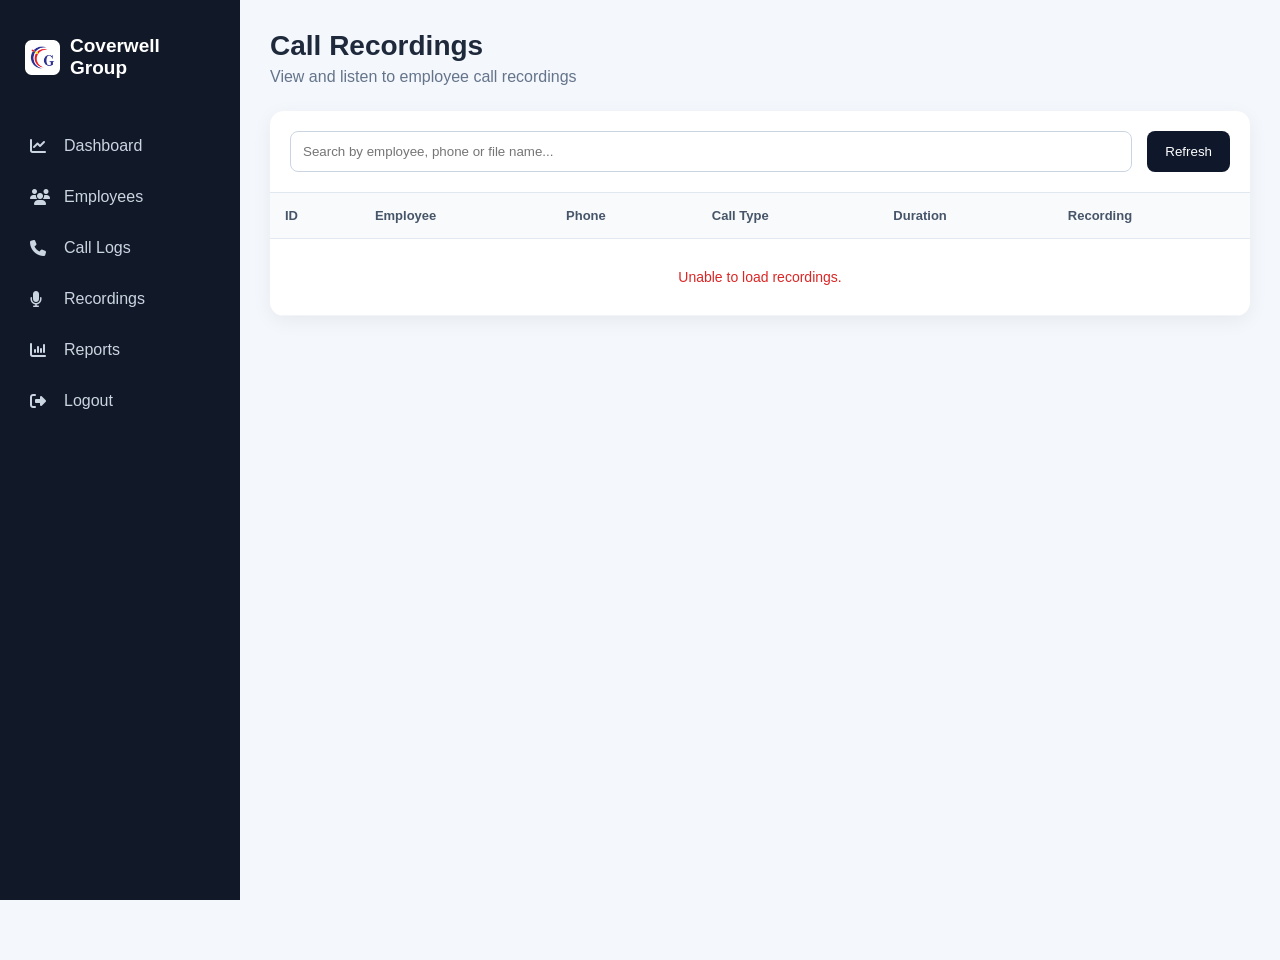
<file: recordings.html>
<!DOCTYPE html>
<html lang="en">

<head>
    <meta charset="UTF-8">
    <meta name="viewport" content="width=device-width, initial-scale=1.0">

    <title>Coverwell CRM - Recordings</title>
    <link rel="stylesheet" href="css/sidebar.css">
    <link rel="stylesheet" href="https://cdnjs.cloudflare.com/ajax/libs/font-awesome/6.5.2/css/all.min.css">

    <style>
        * {
            margin: 0;
            padding: 0;
            box-sizing: border-box;
            font-family: Arial, sans-serif;
        }

        body {
            background: #f4f7fb;
            min-height: 100vh;
            padding: 30px;
        }

        /* MAIN */

        .main {
            margin-left: 240px;
            min-height: 100vh;
        } 

        .container {
            max-width: 1200px;
            margin: auto;
        }

        .header {
            display: flex;
            justify-content: space-between;
            align-items: center;
            margin-bottom: 25px;
        }

        .header h1 {
            color: #1e293b;
            font-size: 28px;
        }

        .header p {
            color: #64748b;
            margin-top: 6px;
        }

        .back-button {
            background: #2563eb;
            color: white;
            text-decoration: none;
            padding: 11px 18px;
            border-radius: 8px;
            font-size: 14px;
        }

        .back-button:hover {
            background: #1d4ed8;
        }

        .card {
            background: white;
            border-radius: 14px;
            box-shadow: 0 5px 20px rgba(0, 0, 0, 0.06);
            overflow: hidden;
        }

        .toolbar {
            padding: 20px;
            border-bottom: 1px solid #e2e8f0;
            display: flex;
            gap: 15px;
            flex-wrap: wrap;
        }

        .search-box {
            flex: 1;
            min-width: 250px;
            padding: 12px;
            border: 1px solid #cbd5e1;
            border-radius: 8px;
            outline: none;
        }

        .search-box:focus {
            border-color: #2563eb;
        }

        .refresh-button {
            border: none;
            background: #0f172a;
            color: white;
            padding: 12px 18px;
            border-radius: 8px;
            cursor: pointer;
        }

        table {
            width: 100%;
            border-collapse: collapse;
        }

        th {
            background: #f8fafc;
            color: #475569;
            font-size: 13px;
            text-align: left;
            padding: 15px;
            border-bottom: 1px solid #e2e8f0;
        }

        td {
            padding: 16px 15px;
            border-bottom: 1px solid #f1f5f9;
            color: #334155;
            font-size: 14px;
        }

        tr:hover {
            background: #f8fafc;
        }

        .employee {
            font-weight: bold;
            color: #1e293b;
        }

        .badge {
            padding: 5px 9px;
            border-radius: 20px;
            background: #dbeafe;
            color: #1d4ed8;
            font-size: 12px;
            font-weight: bold;
        }

        audio {
            width: 230px;
            height: 38px;
        }

        .loading {
            text-align: center;
            padding: 40px;
            color: #64748b;
        }

        .error {
            text-align: center;
            padding: 30px;
            color: #dc2626;
        }

        .empty {
            text-align: center;
            padding: 40px;
            color: #64748b;
        }

        @media (max-width: 800px) {

            body {
                padding: 15px;
            }

            .header {
                align-items: flex-start;
                gap: 15px;
            }

            table {
                min-width: 900px;
            }

            .card {
                overflow-x: auto;
            }
        }

        .recording-actions {
            display: flex;
            gap: 8px;
            margin-top: 8px;
            align-items: center;
        }

        .download-button {
            display: inline-block;
            padding: 7px 12px;
            background: #2563eb;
            color: white;
            text-decoration: none;
            border-radius: 6px;
            font-size: 12px;
        }

        .download-button:hover {
            background: #1d4ed8;
        }

        .delete-button {
            padding: 7px 12px;
            background: #dc2626;
            color: white;
            border: none;
            border-radius: 6px;
            font-size: 12px;
            cursor: pointer;
        }

        .delete-button:hover {
            background: #b91c1c;
        }
    </style>
</head>

<body>

<main class="main">

    <div id="sidebar-container"></div>

    <div class="container">

        <div class="header">

            <div>
                <h1>Call Recordings</h1>
                <p>View and listen to employee call recordings</p>
            </div>


        </div>


        <div class="card">

            <div class="toolbar">

                <input type="text" id="search" class="search-box"
                    placeholder="Search by employee, phone or file name...">

                <button class="refresh-button" onclick="loadRecordings()">
                    Refresh
                </button>

            </div>


            <table>

                <thead>

                    <tr>
                        <th>ID</th>
                        <th>Employee</th>
                        <th>Phone</th>
                        <th>Call Type</th>
                        <th>Duration</th>
                        <th>Recording</th>
                    </tr>

                </thead>

                <tbody id="recordingsTable">

                    <tr>
                        <td colspan="6" class="loading">
                            Loading recordings...
                        </td>
                    </tr>

                </tbody>

            </table>

        </div>

    </div>
</main>


    <script>

        const API_URL = "http://localhost:8080";

        let recordings = [];
        let callLogs = [];


        // ==========================================
        // LOAD RECORDINGS
        // ==========================================

        async function loadRecordings() {

            const table =
                document.getElementById("recordingsTable");

            table.innerHTML = `
        <tr>
            <td colspan="6" class="loading">
                Loading recordings...
            </td>
        </tr>
    `;

            try {

                // Load recordings
                const recordingsResponse =
                    await fetch(`${API_URL}/api/recordings`);

                if (!recordingsResponse.ok) {
                    throw new Error("Failed to load recordings");
                }

                recordings =
                    await recordingsResponse.json();


                // Load call logs
                const callLogsResponse =
                    await fetch(`${API_URL}/api/call-logs`);

                if (!callLogsResponse.ok) {
                    throw new Error("Failed to load call logs");
                }

                callLogs =
                    await callLogsResponse.json();


                displayRecordings(recordings);

            } catch (error) {

                console.error("Recording loading error:", error);

                table.innerHTML = `
            <tr>
                <td colspan="6" class="error">
                    Unable to load recordings.
                </td>
            </tr>
        `;
            }
        }


        // ==========================================
        // DISPLAY RECORDINGS
        // ==========================================

        function displayRecordings(data) {

            const table =
                document.getElementById("recordingsTable");

            if (!data || data.length === 0) {

                table.innerHTML = `
            <tr>
                <td colspan="6" class="empty">
                    No recordings found.
                </td>
            </tr>
        `;

                return;
            }


            table.innerHTML = "";


            data.forEach(recording => {

                const row =
                    document.createElement("tr");


                // Find matching call log
                const call =
                    callLogs.find(
                        c => c.id === recording.callLogId
                    );


                // Employee name
                const employeeName =
                    call && call.employee
                        ? call.employee.name
                        : `Employee #${recording.employeeId}`;


                // Phone number
                const phone =
                    call
                        ? call.phoneNumber || "-"
                        : "-";


                // Call type
                const callType =
                    call
                        ? call.callType || "-"
                        : "-";


                // Duration
                const duration =
                    call
                        ? formatDuration(
                            call.durationSeconds
                        )
                        : "-";


                // Recording URL
                const recordingUrl =
                    `${API_URL}/api/recordings/play/${recording.id}`;


                row.innerHTML = `

            <td>
                ${recording.id}
            </td>


            <td class="employee">
                ${employeeName}
            </td>


            <td>
                ${phone}
            </td>


            <td>

                <span class="badge">
                    ${callType}
                </span>

            </td>


            <td>
                ${duration}
            </td>


            <td>

    <audio
        controls
        preload="none">

        <source
            src="${recordingUrl}"
            type="audio/mpeg">

        Your browser does not support
        audio playback.

    </audio>

    <div class="recording-actions">

        <a
            href="${API_URL}/api/recordings/download/${recording.id}"
            class="download-button">

            Download

        </a>

        <button
            class="delete-button"
            onclick="deleteRecording(${recording.id})">

            Delete

        </button>

    </div>

</td>

        `;


                table.appendChild(row);

            });

        }


        // ==========================================
        // FORMAT DURATION
        // ==========================================

        function formatDuration(seconds) {

            if (!seconds || seconds <= 0) {
                return "00:00";
            }


            const minutes =
                Math.floor(seconds / 60);


            const remainingSeconds =
                seconds % 60;


            return (
                String(minutes).padStart(2, "0")
                +
                ":"
                +
                String(remainingSeconds).padStart(2, "0")
            );
        }


        // ==========================================
        // SEARCH
        // ==========================================

        // Search

        document
            .getElementById("search")
            .addEventListener("input", function () {

                const search =
                    this.value.toLowerCase().trim();

                const filtered =
                    recordings.filter(recording => {

                        const call =
                            callLogs.find(
                                c => c.id === recording.callLogId
                            );

                        const employeeName =
                            call && call.employee
                                ? call.employee.name
                                : "";

                        const phone =
                            call
                                ? String(call.phoneNumber || "")
                                : "";

                        const fileName =
                            String(recording.fileName || "");

                        const callLogId =
                            String(recording.callLogId || "");

                        return (
                            employeeName.toLowerCase().includes(search)
                            ||
                            phone.includes(search)
                            ||
                            fileName.toLowerCase().includes(search)
                            ||
                            callLogId.includes(search)
                        );

                    });

                displayRecordings(filtered);

            });


        // ==========================================
        // DELETE RECORDING
        // ==========================================

        async function deleteRecording(id) {

            const confirmed =
                confirm(
                    "Are you sure you want to delete this recording?"
                );

            if (!confirmed) {
                return;
            }

            try {

                const response =
                    await fetch(
                        `${API_URL}/api/recordings/${id}`,
                        {
                            method: "DELETE"
                        }
                    );

                if (!response.ok) {

                    throw new Error(
                        "Failed to delete recording"
                    );

                }

                alert("Recording deleted successfully.");

                // Reload recordings
                loadRecordings();

            } catch (error) {

                console.error(
                    "Delete recording error:",
                    error
                );

                alert(
                    "Unable to delete recording."
                );
            }
        }


        // ==========================================
        // INITIAL LOAD
        // ==========================================

        loadRecordings();
    </script>

<script src="js/sidebar.js"></script>

</body>

</html>
</file>
<file: css/sidebar.css>
* {
    margin: 0;
    padding: 0;
    box-sizing: border-box;
    font-family: Arial, sans-serif;
}

body {
    background: #f5f7fb;
    color: #1e293b;
}

/* SIDEBAR */

.sidebar {
    position: fixed;
    left: 0;
    top: 0;

    width: 240px;
    height: 100vh;

    background: #111827;
    color: white;

    padding: 25px 15px;
}

.logo {
    display: flex;
    align-items: center;
    gap: 10px;

    padding: 10px;
    margin-bottom: 35px;

    font-size: 19px;
    font-weight: bold;
}

.logo img {
    width: 35px;
    height: 35px;
    object-fit: contain;
}

.menu {
    display: flex;
    flex-direction: column;
    gap: 7px;
}

.menu-item {
    display: flex;
    align-items: center;
    gap: 14px;

    padding: 13px 15px;

    color: #cbd5e1;
    text-decoration: none;

    border-radius: 8px;

    transition: 0.2s;
}

.menu-item:hover,
.menu-item.active {
    background: #2563eb;
    color: white;
}

.menu-item i {
    width: 20px;
}
/* 
  MAIN */

        .main {
            margin-left: 240px;
            min-height: 100vh;
        }
</file>
